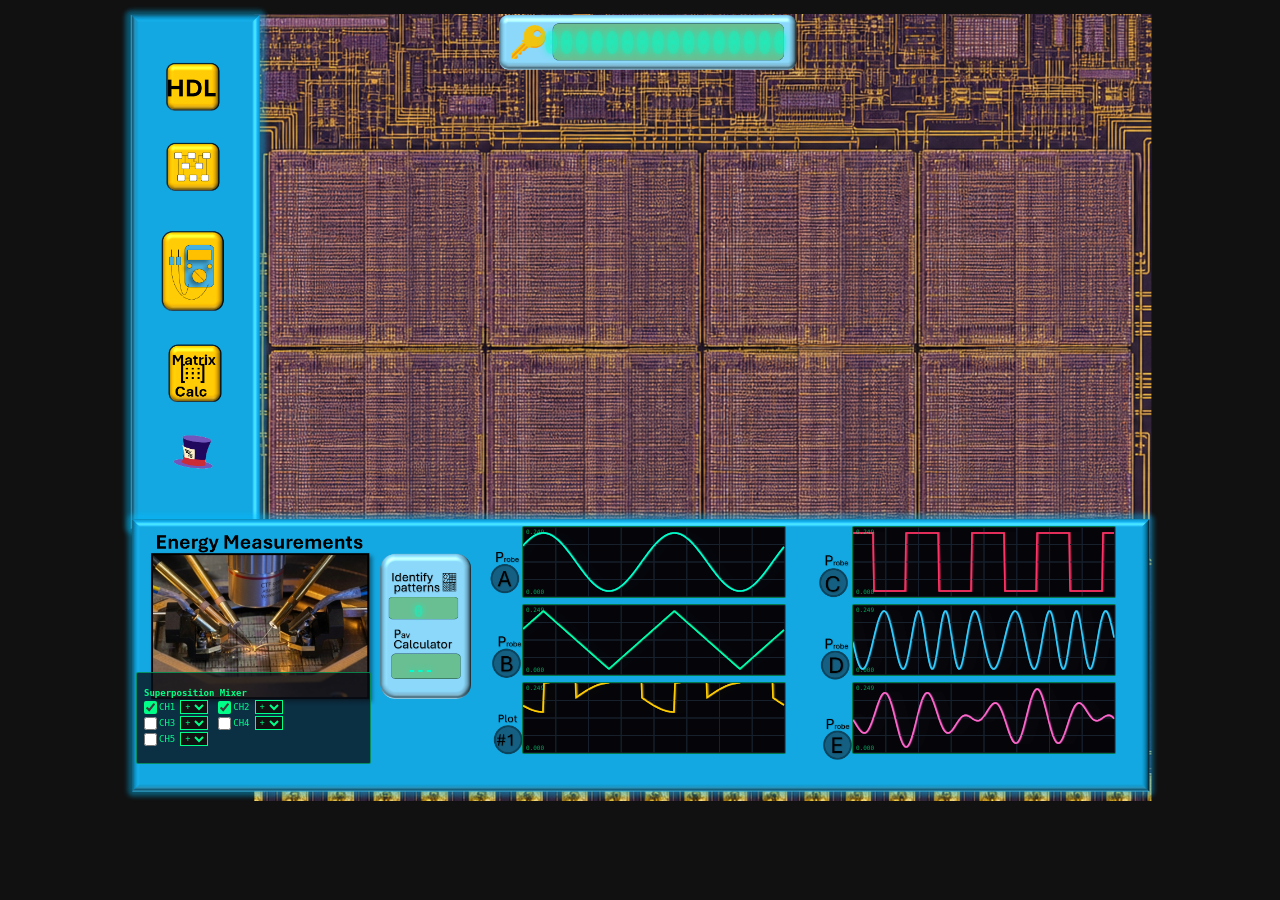
<file: index.html>
<!DOCTYPE html>
<html lang="en">
<head>
  <meta charset="utf-8">
  <title>RTL Signal GUI</title>
  <meta name="viewport" content="width=device-width, initial-scale=1">

  <style>
    * {
      box-sizing: border-box;
    }

    html,
    body {
      margin: 0;
      padding: 0;
      min-width: 100%;
      min-height: 100%;

      color: #fff;
      font-family: monospace;

      overflow: auto;

      background: #111;
    }

    .gui-map {
      position: relative;

      width: 1048px;
      height: 806px;

      margin: 0 auto;

      background-image: url("images/webpage_up.png");
      background-repeat: no-repeat;
      background-position: top left;
      background-size: 1048px 806px;
    }


    /* ============================================================
       LINKS ON THE ORIGINAL GUI
       ============================================================ */

    .link-encrypt {
      position: absolute;
      left: 22px;
      top: 44px;
      width: 68px;
      height: 54px;
      z-index: 30;
      display: block;
    }

    .link-schematic {
      position: absolute;
      left: 22px;
      top: 126px;
      width: 68px;
      height: 54px;
      z-index: 30;
      display: block;
    }

    /* Multimeter button link positioning */
    .link-multimeter {
      position: absolute;
      left: 22px;
      top: 210px;
      width: 68px;
      height: 54px;
      z-index: 30;
      display: block;
      cursor: pointer;
    }

    /* Matrix Calculator button link positioning */
    .link-matrix {
      position: absolute;
      left: 22px;
      top: 350px;
      width: 68px;
      height: 54px;
      z-index: 30;
      display: block;
      cursor: pointer;
    }

    /* Hat icon button link positioning (Bottom-most icon on the left panel) */
    .link-hat {
      position: absolute;
      left: 22px;
      top: 420px;
      width: 68px;
      height: 54px;
      z-index: 30;
      display: block;
      cursor: pointer;
    }

    /* ============================================================
       16-DIGIT DIGITAL INPUT BOX (Top area next to the key)
       ============================================================ */
    .digital-input-wrapper {
      position: absolute;
      left: 418px;
      top: 24px;
      width: 264px;
      height: 38px;
      z-index: 30;
      display: flex;
      align-items: center;
    }

    .digital-input-field {
      width: 100%;
      height: 100%;
      background: transparent;
      border: none;
      outline: none;
      color: #00ffcc;
      font-family: monospace;
      font-size: 22px;
      font-weight: 950;
      letter-spacing: 2px;
      transform: scaleY(1.35);
      line-height: 38px;
      text-align: center;
      text-shadow: 0 0 6px rgba(0, 255, 204, 0.7);
    }

    .digital-input-field::placeholder {
      color: rgba(0, 255, 204, 0.25);
      letter-spacing: 2px;
    }


    /* ============================================================
       PROBE BUTTON OVERLAYS (Probes A through E)
       ============================================================ */
    .link-probe {
      position: absolute;
      width: 32px;
      height: 32px;
      border-radius: 50%;
      z-index: 30;
      display: block;
      cursor: pointer;
    }

    #probeBtnA { left: 366px; top: 526px; }
    #probeBtnB { left: 366px; top: 604px; }
    #probeBtnC { left: 696px; top: 526px; }
    #probeBtnD { left: 696px; top: 604px; }
    #probeBtnE { left: 696px; top: 682px; }


    /* ============================================================
       CUSTOM CURSOR STATES
       ============================================================ */
    body.custom-cursor, 
    body.custom-cursor * {
      cursor: url('images/EMmeasure.png') 4 4, auto !important;
    }

    body.cursor-probe-a, body.cursor-probe-a * { cursor: url('images/EM_measure_A.png') 2 2, auto !important; }
    body.cursor-probe-b, body.cursor-probe-b * { cursor: url('images/EM_measure_B.png') 2 2, auto !important; }
    body.cursor-probe-c, body.cursor-probe-c * { cursor: url('images/EM_measure_C.png') 2 2, auto !important; }
    body.cursor-probe-d, body.cursor-probe-d * { cursor: url('images/EM_measure_D.png') 2 2, auto !important; }
    body.cursor-probe-e, body.cursor-probe-e * { cursor: url('images/EM_measure_E.png') 2 2, auto !important; }


    /* ============================================================
       SIX MOVING OSCILLOSCOPE PLOTS & DIGIT OVERLAY
       ============================================================ */
    .scope-panel {
      position: absolute;
      width: 264px;
      height: 72px;
      background: rgba(5, 7, 10, 0.88);
      border: 1px solid rgba(0, 255, 136, 0.42);
      border-radius: 2px;
      display: flex;
      flex-direction: column;
      overflow: hidden;
      z-index: 10;
    }

    #scope1 { left: 406px; top: 526px; }
    #scope3 { left: 406px; top: 604px; }
    #scope5 { left: 406px; top: 682px; }
    #scope2 { left: 736px; top: 526px; }
    #scope4 { left: 736px; top: 604px; }
    #scope6 { left: 736px; top: 682px; }
    
    /* Left-side vertical axis scale labels */
    .axis-label {
      position: absolute;
      left: 3px;
      font-size: 6px;
      color: rgba(0, 255, 136, 0.65);
      font-family: monospace;
      pointer-events: none;
      z-index: 16;
      line-height: 1;
    }
    .axis-top { top: 2px; }
    .axis-bottom { bottom: 2px; }

    .scope-canvas-container {
      position: relative;
      width: 100%;
      height: 100%;
    }

    .scope-canvas {
      width: 100%;
      height: 100%;
      display: block;
    }

    .plot-region-badge {
      position: absolute;
      right: 8px;
      bottom: 2px;
      font-size: 42px;
      font-weight: 900;
      color: #b15eff;
      text-shadow: 0 0 10px #b15eff, 0 0 20px #000;
      pointer-events: none;
      z-index: 15;
      display: none;
    }


    /* ============================================================
       LOWERED CHIP MODULE REGION OVERLAYS
       ============================================================ */
    .purple-region {
      position: absolute;
      z-index: 28;
      cursor: pointer;
    }

    /* Bottom Row (Regions 1 - 4) */
    #region1 { left: 148px; top: 346px; width: 210px; height: 205px; }
    #region2 { left: 362px; top: 346px; width: 210px; height: 205px; }
    #region3 { left: 576px; top: 346px; width: 210px; height: 205px; }
    #region4 { left: 790px; top: 346px; width: 210px; height: 205px; }

    /* Top Row (Regions 5 - 8) */
    #region5 { left: 148px; top: 138px; width: 210px; height: 205px; }
    #region6 { left: 362px; top: 138px; width: 210px; height: 205px; }
    #region7 { left: 576px; top: 138px; width: 210px; height: 205px; }
    #region8 { left: 790px; top: 138px; width: 210px; height: 205px; }

    /* Top Header Area (Region 9) */
    #region9 { left: 148px; top: 74px; width: 852px; height: 60px; }


    /* ============================================================
       SUPERPOSITION MIXER
       ============================================================ */
    .calc-panel {
      position: absolute;
      left: 20px;
      top: 672px;
      width: 235px;
      height: 92px;
      z-index: 11;
      display: flex;
      flex-direction: column;
      justify-content: center;
      padding: 4px 7px;
      background: rgba(9, 13, 22, 0.78);
      border: 1px solid rgba(0, 255, 136, 0.45);
      border-radius: 2px;
      color: #00ff88;
      font-size: 9px;
    }

    .calc-title {
      margin-bottom: 2px;
      font-weight: bold;
    }

    .mix-row {
      display: flex;
      gap: 10px;
      align-items: center;
      margin-bottom: 2px;
    }

    .mix-controls {
      display: flex;
      gap: 5px;
      align-items: center;
      flex-wrap: wrap;
    }

    .mix-controls label {
      display: inline-flex;
      align-items: center;
      gap: 2px;
      cursor: pointer;
      user-select: none;
    }

    .mix-controls input {
      margin: 0;
      accent-color: #00ff88;
    }


    /* ============================================================
       EM LEAKAGE SIGNALS (CHIP AREA) - BLACK WAVES BOTTOM TO TOP
       ============================================================ */
    .em-signal-spot {
      position: absolute;
      width: 40px;
      height: 35px;
      z-index: 25;
      display: flex;
      align-items: center;
      justify-content: center;
      opacity: 0;
      pointer-events: none;
    }

    body.em-leakage-active .em-signal-spot {
      opacity: 1;
    }

    .em-arc {
      position: absolute;
      border: 3px solid #000000;
      border-top: 3px solid #000000;
      border-bottom: none;
      border-left: none;
      border-right: none;
      border-radius: 50% 50% 0 0;
      opacity: 0;
    }

    /* Bottom-to-top progressive wave sequence */
    .em-arc-1 { 
      width: 14px; 
      height: 7px; 
      bottom: 2px; 
      animation: blackWaveSeq 2.8s infinite ease-in-out; 
    }
    .em-arc-2 { 
      width: 26px; 
      height: 13px; 
      bottom: 7px; 
      animation: blackWaveSeq 2.8s infinite ease-in-out; 
      animation-delay: 0.35s; 
    }
    .em-arc-3 { 
      width: 38px; 
      height: 19px; 
      bottom: 12px; 
      animation: blackWaveSeq 2.8s infinite ease-in-out; 
      animation-delay: 0.70s; 
    }

    @keyframes blackWaveSeq {
      0% { opacity: 0; transform: scale(0.5); }
      25% { opacity: 1; transform: scale(1); }
      65% { opacity: 1; transform: scale(1); }
      85% { opacity: 0; transform: scale(1.15); }
      100% { opacity: 0; transform: scale(0.5); }
    }

    .hidden {
      display: none;
    }


    /* ============================================================
       IDENTIFY PATTERNS INPUT & PAV CALCULATOR DISPLAY OVERLAYS
       ============================================================ */
    .identify-input-wrapper {
      position: absolute;
      left: 268px;
      top: 601px;
      width: 69px;
      height: 21px;
      z-index: 30;
      display: flex;
      align-items: center;
      justify-content: center;
    }

    .pattern-input-field {
      width: 100%;
      height: 100%;
      background: transparent;
      border: none;
      outline: none;
      color: #00ffcc;
      font-family: monospace;
      font-size: 16px;
      font-weight: 900;
      text-align: center;
      text-shadow: 0 0 6px rgba(0, 255, 204, 0.7);
    }

    .pattern-input-field::placeholder {
      color: rgba(0, 255, 204, 0.3);
    }

    .pav-output-wrapper {
      position: absolute;
      left: 270px;
      top: 658px;
      width: 69px;
      height: 25px;
      z-index: 30;
      display: flex;
      align-items: center;
      justify-content: center;
    }

    .pav-output-field {
      width: 100%;
      height: 100%;
      color: #00ffcc;
      font-family: monospace;
      font-size: 14px;
      font-weight: 900;
      line-height: 25px;
      text-align: center;
      text-shadow: 0 0 6px rgba(0, 255, 204, 0.7);
      user-select: none;
    }
  </style>
</head>

<body>

  <main class="gui-map">

    <!-- LINKS -->
    <a
      class="link-encrypt"
      href="encrypt.html"
      aria-label="View Verilog / RTL code"
      title="View Verilog / RTL code">
    </a>

    <a
      class="link-schematic"
      href="schematic_block_diagram.html"
      aria-label="View schematic block diagram"
      title="View schematic block diagram">
    </a>

    <!-- Multimeter button -->
    <a
      class="link-multimeter"
      id="multimeterBtn"
      aria-label="Activate multimeter probe cursor"
      title="Activate multimeter probe cursor">
    </a>

    <!-- Matrix Calculator button link -->
    <a
      class="link-matrix"
      href="https://matrixcalc.org/#%7B%7B1,0,0,0,0,0,0,0,0%7D,%7B0,1,0,0,0,0,0,0,0%7D,%7B0,0,1,0,0,0,0,0,0%7D,%7B0,0,0,1,0,0,0,0,0%7D,%7B0,0,0,0,1,0,0,0,0%7D,%7B0,0,0,0,1,1,0,0,0%7D,%7B0,0,0,0,0,0,1,0,0%7D,%7B0,0,0,0,0,0,0,1,0%7D,%7B0,0,0,0,0,0,0,0,1%7D%7D*%7B%7B2%7D,%7B3%7D,%7B4%7D,%7B5%7D,%7B6%7D,%7B7%7D,%7B8%7D,%7B1%7D,%7B1%7D%7D"
      target="_blank"
      onclick="window.open('images/matrix_hint_calc.png', '_blank');"
      aria-label="View Matrix Calculator and Hint"
      title="View Matrix Calculator and Hint">
    </a>

    <!-- Hat Icon Link (Bottom-most icon on left panel) -->
    <a
      class="link-hat"
      href="images/webpage_king.png"
      target="_blank"
      rel="noopener"
      aria-label="View King Webpage"
      title="View King Webpage">
    </a>

    <!-- 16-DIGIT DIGITAL INPUT FIELD -->
    <div class="digital-input-wrapper">
      <input 
        type="text" 
        id="digitalInputKey" 
        class="digital-input-field" 
        maxlength="16" 
        placeholder="0000000000000000" 
        autocomplete="off" 
        spellcheck="false"
      />
    </div>

    <!-- PROBE BUTTON OVERLAYS -->
    <a class="link-probe" id="probeBtnA" aria-label="Probe A" title="Activate Probe A cursor"></a>
    <a class="link-probe" id="probeBtnB" aria-label="Probe B" title="Activate Probe B cursor"></a>
    <a class="link-probe" id="probeBtnC" aria-label="Probe C" title="Activate Probe C cursor"></a>
    <a class="link-probe" id="probeBtnD" aria-label="Probe D" title="Activate Probe D cursor"></a>
    <a class="link-probe" id="probeBtnE" aria-label="Probe E" title="Activate Probe E cursor"></a>

    <!-- 9 PURPLE-MARKED MEASUREMENT REGIONS -->
    <div class="purple-region" id="region1" data-region="1" title="Region 1"></div>
    <div class="purple-region" id="region2" data-region="2" title="Region 2"></div>
    <div class="purple-region" id="region3" data-region="3" title="Region 3"></div>
    <div class="purple-region" id="region4" data-region="4" title="Region 4"></div>
    <div class="purple-region" id="region5" data-region="5" title="Region 5"></div>
    <div class="purple-region" id="region6" data-region="6" title="Region 6"></div>
    <div class="purple-region" id="region7" data-region="7" title="Region 7"></div>
    <div class="purple-region" id="region8" data-region="8" title="Region 8"></div>
    <div class="purple-region" id="region9" data-region="9" title="Region 9"></div>

    <!-- EM LEAKAGE SIGNAL LOCATIONS -->
    <div class="em-signal-spot" style="left: 320px; top: 120px;">
      <div class="em-arc em-arc-1"></div><div class="em-arc em-arc-2"></div><div class="em-arc em-arc-3"></div>
    </div>
    <div class="em-signal-spot" style="left: 510px; top: 100px;">
      <div class="em-arc em-arc-1"></div><div class="em-arc em-arc-2"></div><div class="em-arc em-arc-3"></div>
    </div>
    <div class="em-signal-spot" style="left: 740px; top: 130px;">
      <div class="em-arc em-arc-1"></div><div class="em-arc em-arc-2"></div><div class="em-arc em-arc-3"></div>
    </div>
    <div class="em-signal-spot" style="left: 240px; top: 260px;">
      <div class="em-arc em-arc-1"></div><div class="em-arc em-arc-2"></div><div class="em-arc em-arc-3"></div>
    </div>
    <div class="em-signal-spot" style="left: 480px; top: 250px;">
      <div class="em-arc em-arc-1"></div><div class="em-arc em-arc-2"></div><div class="em-arc em-arc-3"></div>
    </div>
    <div class="em-signal-spot" style="left: 820px; top: 270px;">
      <div class="em-arc em-arc-1"></div><div class="em-arc em-arc-2"></div><div class="em-arc em-arc-3"></div>
    </div>
    <div class="em-signal-spot" style="left: 360px; top: 380px;">
      <div class="em-arc em-arc-1"></div><div class="em-arc em-arc-2"></div><div class="em-arc em-arc-3"></div>
    </div>
    <div class="em-signal-spot" style="left: 680px; top: 370px;">
      <div class="em-arc em-arc-1"></div><div class="em-arc em-arc-2"></div><div class="em-arc em-arc-3"></div>
    </div>

    <!-- SIX ANIMATED PLOTS WITH LEFT-SIDE 0 to 0.249 AXIS LABELS -->
    <section class="scope-panel" id="scope1">
      <div class="axis-label axis-top">0.249</div>
      <div class="axis-label axis-bottom">0.000</div>
      <div class="scope-canvas-container">
        <canvas class="scope-canvas" id="canvas1"></canvas>
        <span class="plot-region-badge" id="badge1"></span>
      </div>
    </section>
    <section class="scope-panel" id="scope2">
      <div class="axis-label axis-top">0.249</div>
      <div class="axis-label axis-bottom">0.000</div>
      <div class="scope-canvas-container">
        <canvas class="scope-canvas" id="canvas2"></canvas>
        <span class="plot-region-badge" id="badge2"></span>
      </div>
    </section>
    <section class="scope-panel" id="scope3">
      <div class="axis-label axis-top">0.249</div>
      <div class="axis-label axis-bottom">0.000</div>
      <div class="scope-canvas-container">
        <canvas class="scope-canvas" id="canvas3"></canvas>
        <span class="plot-region-badge" id="badge3"></span>
      </div>
    </section>
    <section class="scope-panel" id="scope4">
      <div class="axis-label axis-top">0.249</div>
      <div class="axis-label axis-bottom">0.000</div>
      <div class="scope-canvas-container">
        <canvas class="scope-canvas" id="canvas4"></canvas>
        <span class="plot-region-badge" id="badge4"></span>
      </div>
    </section>
    <section class="scope-panel" id="scope5">
      <div class="axis-label axis-top">0.249</div>
      <div class="axis-label axis-bottom">0.000</div>
      <div class="scope-canvas-container">
        <canvas class="scope-canvas" id="canvas5"></canvas>
        <span class="plot-region-badge" id="badge5"></span>
      </div>
    </section>
    <section class="scope-panel" id="scope6">
      <div class="axis-label axis-top">0.249</div>
      <div class="axis-label axis-bottom">0.000</div>
      <div class="scope-canvas-container">
        <canvas class="scope-canvas" id="canvas6"></canvas>
        <span class="plot-region-badge" id="badge6"></span>
      </div>
    </section>

    <!-- MIXER -->
    <section class="calc-panel">
      <div class="calc-title">Superposition Mixer</div>
      <div class="mix-row">
        <div class="mix-controls">
          <label><input type="checkbox" id="mix1" checked> CH1</label>
          <select id="op1" style="background:#111; color:#00ff88; border:1px solid #00ff88; font-size:9px;">
            <option value="add">+</option><option value="sub">-</option>
          </select>
        </div>
        <div class="mix-controls">
          <label><input type="checkbox" id="mix2" checked> CH2</label>
          <select id="op2" style="background:#111; color:#00ff88; border:1px solid #00ff88; font-size:9px;">
            <option value="add">+</option><option value="sub">-</option>
          </select>
        </div>
      </div>
      <div class="mix-row">
        <div class="mix-controls">
          <label><input type="checkbox" id="mix3"> CH3</label>
          <select id="op3" style="background:#111; color:#00ff88; border:1px solid #00ff88; font-size:9px;">
            <option value="add">+</option><option value="sub">-</option>
          </select>
        </div>
        <div class="mix-controls">
          <label><input type="checkbox" id="mix4"> CH4</label>
          <select id="op4" style="background:#111; color:#00ff88; border:1px solid #00ff88; font-size:9px;">
            <option value="add">+</option><option value="sub">-</option>
          </select>
        </div>
      </div>
      <div class="mix-row">
        <div class="mix-controls">
          <label><input type="checkbox" id="mix5"> CH5</label>
          <select id="op5" style="background:#111; color:#00ff88; border:1px solid #00ff88; font-size:9px;">
            <option value="add">+</option><option value="sub">-</option>
          </select>
        </div>
      </div>
    </section>

    <!-- IDENTIFY PATTERNS INPUT BOX OVERLAY -->
    <div class="identify-input-wrapper">
      <input 
        type="text" 
        id="patternInput" 
        class="pattern-input-field" 
        maxlength="1" 
        placeholder="0" 
        autocomplete="off" 
        spellcheck="false"
      />
    </div>

    <!-- PAV CALCULATOR DISPLAY OVERLAY -->
    <div class="pav-output-wrapper">
      <div id="pavOutputDisplay" class="pav-output-field">---</div>
    </div>

    <div id="loading" class="hidden"></div>
    <div id="wave-grid" class="hidden"></div>

  </main>


  <!-- ============================================================
       SCRIPTS SECTION
       ============================================================ -->

  <!-- 2-MINUTE TIMER FOR EM LEAKAGE ACTIVATION -->
  <script>
    setTimeout(() => {
      document.body.classList.add('em-leakage-active');
    }, 120000); // 120,000 ms = 2 minutes
  </script>

  <!-- MULTIMETER & PROBE MEASUREMENT SELECTION SCRIPT -->
  <script>
    let isMultimeterActive = false;
    let selectedProbe = null; // 'A', 'B', 'C', 'D', 'E'

    const probeToChannelMap = {
      'A': 0,
      'B': 2,
      'C': 1,
      'D': 3,
      'E': 5
    };

    const channelAssignedRegion = {
      0: null,
      1: null,
      2: null,
      3: null,
      4: null,
      5: null
    };

    const multimeterBtn = document.getElementById("multimeterBtn");
    const probeBtns = {
      'A': document.getElementById("probeBtnA"),
      'B': document.getElementById("probeBtnB"),
      'C': document.getElementById("probeBtnC"),
      'D': document.getElementById("probeBtnD"),
      'E': document.getElementById("probeBtnE")
    };

    const probeToBadgeMap = {
      'A': document.getElementById("badge1"),
      'B': document.getElementById("badge3"),
      'C': document.getElementById("badge2"),
      'D': document.getElementById("badge4"),
      'E': document.getElementById("badge6")
    };

    function updateCursorState() {
      document.body.classList.remove(
        "custom-cursor",
        "cursor-probe-a",
        "cursor-probe-b",
        "cursor-probe-c",
        "cursor-probe-d",
        "cursor-probe-e"
      );

      if (isMultimeterActive) {
        if (selectedProbe) {
          document.body.classList.add(`cursor-probe-${selectedProbe.toLowerCase()}`);
        } else {
          document.body.classList.add("custom-cursor");
        }
      }
    }

    multimeterBtn.addEventListener("click", (e) => {
      e.preventDefault();
      isMultimeterActive = !isMultimeterActive;
      if (!isMultimeterActive) selectedProbe = null;
      updateCursorState();
    });

    Object.keys(probeBtns).forEach(probeKey => {
      probeBtns[probeKey].addEventListener("click", (e) => {
        e.preventDefault();
        isMultimeterActive = true;
        selectedProbe = probeKey;
        updateCursorState();
      });
    });

    document.querySelectorAll(".purple-region").forEach(region => {
      region.addEventListener("click", () => {
        if (isMultimeterActive) {
          const regionNum = parseInt(region.getAttribute("data-region"), 10);
          const probeKey = selectedProbe || 'A';
          const targetBadge = probeToBadgeMap[probeKey];
          
          if (targetBadge) {
            targetBadge.textContent = regionNum;
            targetBadge.style.display = "block";
          }

          const chIdx = probeToChannelMap[probeKey];
          channelAssignedRegion[chIdx] = regionNum;
          loadCsvForRegion(regionNum);
        }
      });
    });
  </script>

  <!-- CSV DATA CACHE & SYNCHRONIZED STREAMING ENGINE -->
  <script>
    const regionCsvData = {};

    function loadCsvForRegion(regionNum) {
      if (regionCsvData[regionNum]) return;

      regionCsvData[regionNum] = new Float32Array(800000);
      const filePath = `traces/B_1/B_${regionNum}.csv`;

      fetch(filePath)
        .then(response => {
          if (!response.ok) throw new Error(`HTTP error! status: ${response.status}`);
          return response.text();
        })
        .then(csvText => {
          const lines = csvText.trim().split('\n');
          let count = 0;
          for (let i = 0; i < lines.length && count < 800000; i++) {
            const line = lines[i].trim();
            if (!line) continue;
            const parts = line.split(',');
            const valStr = parts.length >= 2 ? parts[1].trim() : parts[0].trim();
            const val = parseFloat(valStr);
            if (!isNaN(val)) {
              regionCsvData[regionNum][count++] = val;
            }
          }
        })
        .catch(err => {
          console.warn(`Could not load ${filePath}, falling back to generator.`, err);
        });
    }
  </script>

  <!-- OSCILLOSCOPE ANIMATION WITH GLOBAL CLOCK SYNCHRONIZATION -->
  <script>
    const canvasElements = [
      document.getElementById("canvas1"),
      document.getElementById("canvas2"),
      document.getElementById("canvas3"),
      document.getElementById("canvas4"),
      document.getElementById("canvas5"),
      document.getElementById("canvas6")
    ];

    const ctxs = canvasElements.map(canvas => canvas.getContext("2d"));
    let time = 0;
    // Single unified global clock index for all CSV traces (synchronized clock)
    let globalCsvIndex = 0;

    function resizeCanvas(canvas) {
      const rect = canvas.getBoundingClientRect();
      const dpr = Math.min(window.devicePixelRatio || 1, 2);
      const width = Math.max(1, Math.round(rect.width));
      const height = Math.max(1, Math.round(rect.height));
      const targetWidth = Math.round(width * dpr);
      const targetHeight = Math.round(height * dpr);

      if (canvas.width !== targetWidth || canvas.height !== targetHeight) {
        canvas.width = targetWidth;
        canvas.height = targetHeight;
      }

      const ctx = canvas.getContext("2d");
      ctx.setTransform(dpr, 0, 0, dpr, 0, 0);
      return { width, height };
    }

    function drawGrid(ctx, width, height) {
      ctx.strokeStyle = "#17212d";
      ctx.lineWidth = 1;
      const stepX = width / 8;
      const stepY = height / 4;

      ctx.beginPath();
      for (let x = 0; x <= width; x += stepX) {
        ctx.moveTo(x, 0); ctx.lineTo(x, height);
      }
      for (let y = 0; y <= height; y += stepY) {
        ctx.moveTo(0, y); ctx.lineTo(width, y);
      }
      ctx.stroke();
    }

    function getSampleValue(index, x, width, height, t) {
      const assignedReg = channelAssignedRegion[index];
      let val = 0;

      if (assignedReg !== null && regionCsvData[assignedReg]) {
        const dataArr = regionCsvData[assignedReg];
        // Lock all active CSV plots to the exact same global clock index (interpolated across width)
        let ptr = Math.floor(globalCsvIndex + (x / width) * 800) % 800000;
        val = dataArr[ptr];
      } else {
        if (index === 0) {
          val = 0.1245 + 0.1245 * Math.sin(t);
        } else if (index === 1) {
          val = 0.1245 + 0.1245 * (Math.sin(t * 2) > 0 ? 1 : -1);
        } else if (index === 2) {
          val = 0.249 * (Math.asin(Math.sin(t)) * (2 / Math.PI) * 0.5 + 0.5);
        } else if (index === 3) {
          val = 0.1245 + 0.1245 * Math.sin(t * 4 + Math.cos(t));
        } else if (index === 5) {
          val = 0.1245 + 0.1245 * Math.sin(t * 0.5) * Math.cos(t * 3);
        }
      }

      let clamped = Math.max(0, Math.min(0.249, val));
      let norm = clamped / 0.249;
      return height - (norm * (height - 12)) - 6;
    }

    function animate() {
      time += 0.015;
      // Advance the single synchronized clock for all channels simultaneously
      globalCsvIndex = (globalCsvIndex + 40) % 800000;

      ctxs.forEach((ctx, index) => {
        const canvas = ctx.canvas;
        const { width, height } = resizeCanvas(canvas);

        ctx.fillStyle = "rgba(5, 7, 10, 0.40)";
        ctx.fillRect(0, 0, width, height);
        drawGrid(ctx, width, height);

        ctx.lineWidth = 1.6;
        ctx.beginPath();

        for (let x = 0; x < width; x++) {
          const t = (x / width) * 4 * Math.PI + time;
          let drawY = 0;

          if (index === 4) {
            let mixSum = 0;
            for (let m = 1; m <= 5; m++) {
              if (document.getElementById(`mix${m}`).checked) {
                let op = document.getElementById(`op${m}`).value;
                let subIdx = m - 1;
                let subVal = getSampleValue(subIdx, x, width, height, t);
                mixSum += (op === 'sub' ? -1 : 1) * (subVal * 0.5);
              }
            }
            drawY = height / 2 - mixSum;
            ctx.strokeStyle = "#ffcc00";
          } else {
            drawY = getSampleValue(index, x, width, height, t);
            if (index === 0) ctx.strokeStyle = "#00ffcc";
            else if (index === 1) ctx.strokeStyle = "#ff3366";
            else if (index === 2) ctx.strokeStyle = "#00ffaa";
            else if (index === 3) ctx.strokeStyle = "#33ccff";
            else if (index === 5) ctx.strokeStyle = "#ff66cc";
          }

          if (x === 0) ctx.moveTo(x, drawY);
          else ctx.lineTo(x, drawY);
        }
        ctx.stroke();
      });
      requestAnimationFrame(animate);
    }
    requestAnimationFrame(animate);
  </script>

  <!-- B_VECTOR CSV PARSER & CALCULATOR SCRIPT -->
  <script>
    let bVectorMap = new Map();

    fetch('traces/B_1/B_vector.csv')
      .then(response => {
        if (!response.ok) {
          throw new Error('Network response was not ok');
        }
        return response.text();
      })
      .then(csvText => {
        const lines = csvText.trim().split('\n');
        for (let i = 1; i < lines.length; i++) {
          const cols = lines[i].split(',');
          if (cols.length >= 2) {
            const csvIndex = parseInt(cols[0].trim(), 10);
            const bVal = parseFloat(cols[1].trim());
            if (!isNaN(csvIndex) && !isNaN(bVal)) {
              bVectorMap.set(csvIndex, bVal);
            }
          }
        }
      })
      .catch(error => {
        console.error('Error loading B_vector.csv from traces/B_1/:', error);
      });

    const patternInput = document.getElementById('patternInput');
    const pavOutputDisplay = document.getElementById('pavOutputDisplay');

    patternInput.addEventListener('input', (e) => {
      let val = e.target.value.replace(/[^0-9]/g, '');
      e.target.value = val;

      if (val !== '') {
        const searchedIndex = parseInt(val, 10);
        if (bVectorMap.has(searchedIndex)) {
          pavOutputDisplay.textContent = bVectorMap.get(searchedIndex).toFixed(4);
        } else {
          pavOutputDisplay.textContent = 'N/A';
        }
      } else {
        pavOutputDisplay.textContent = '---';
      }
    });
  </script>

</body>
</html>
</file>
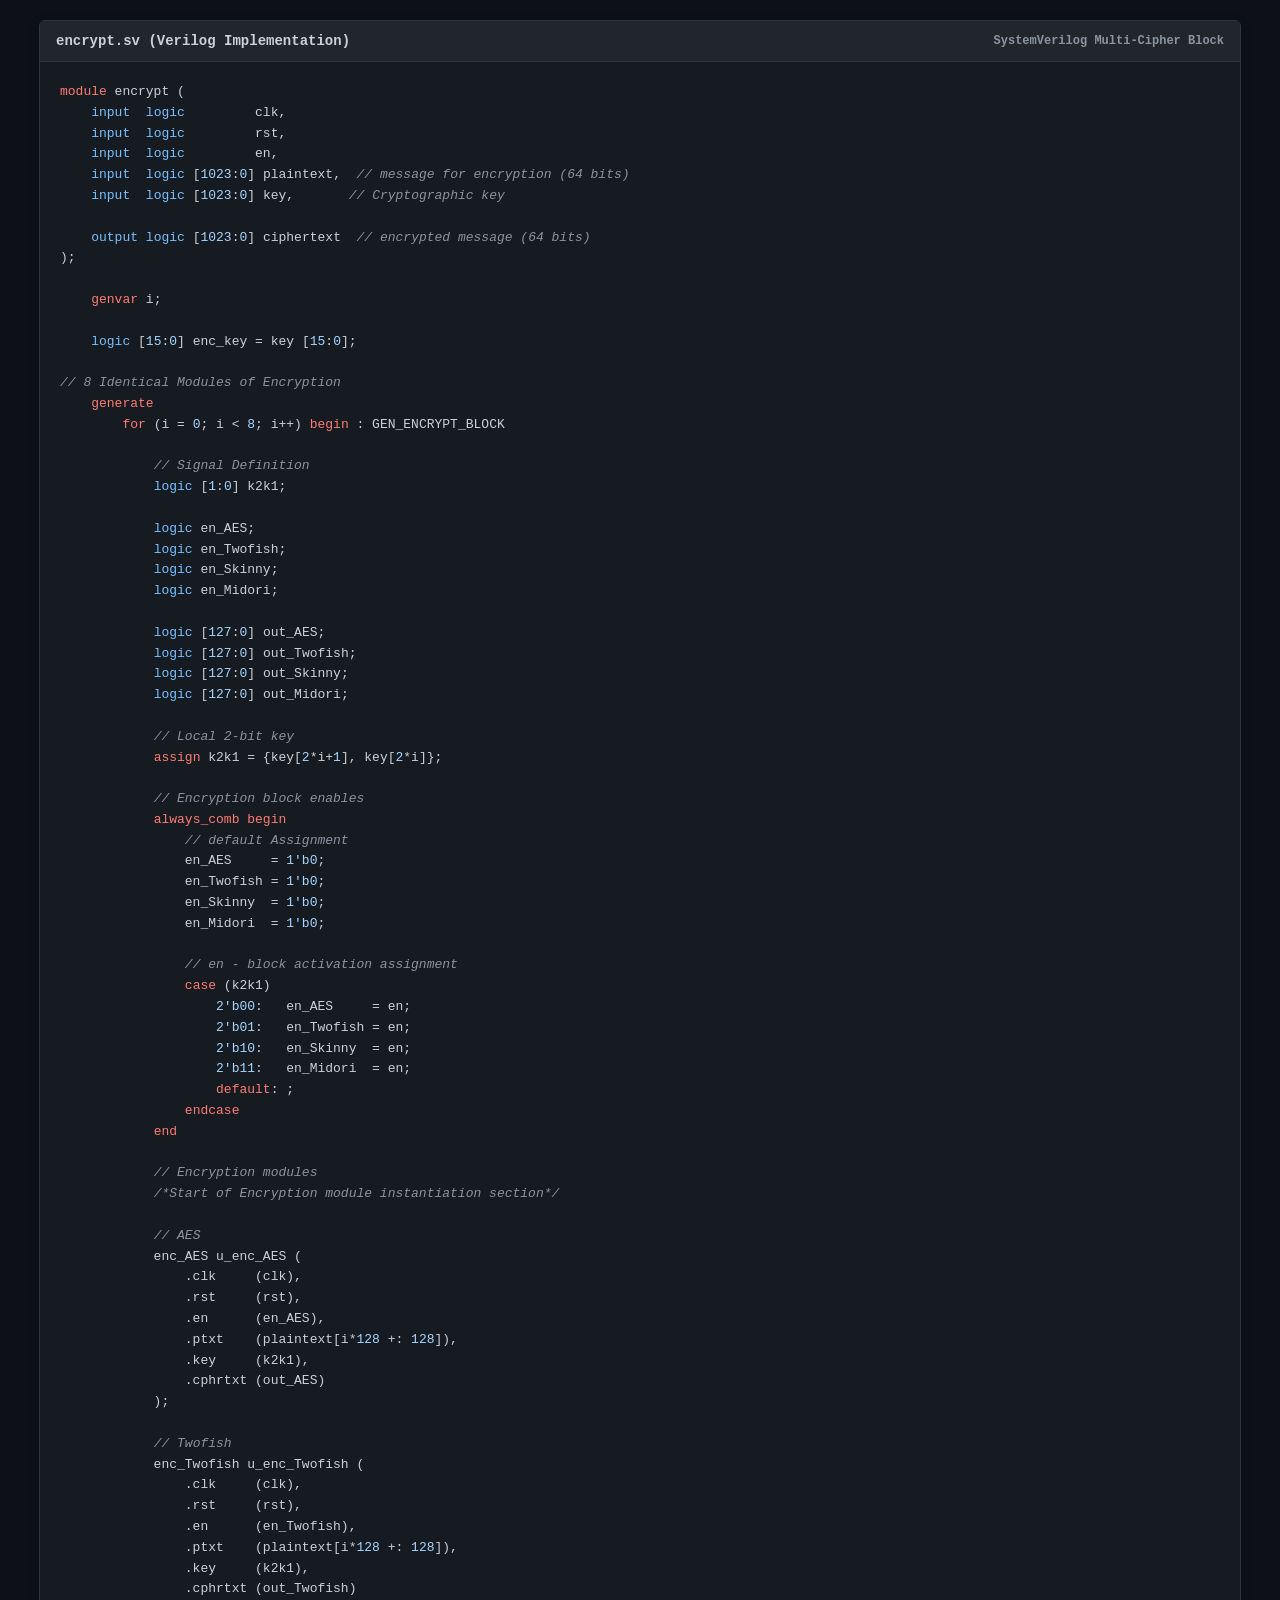
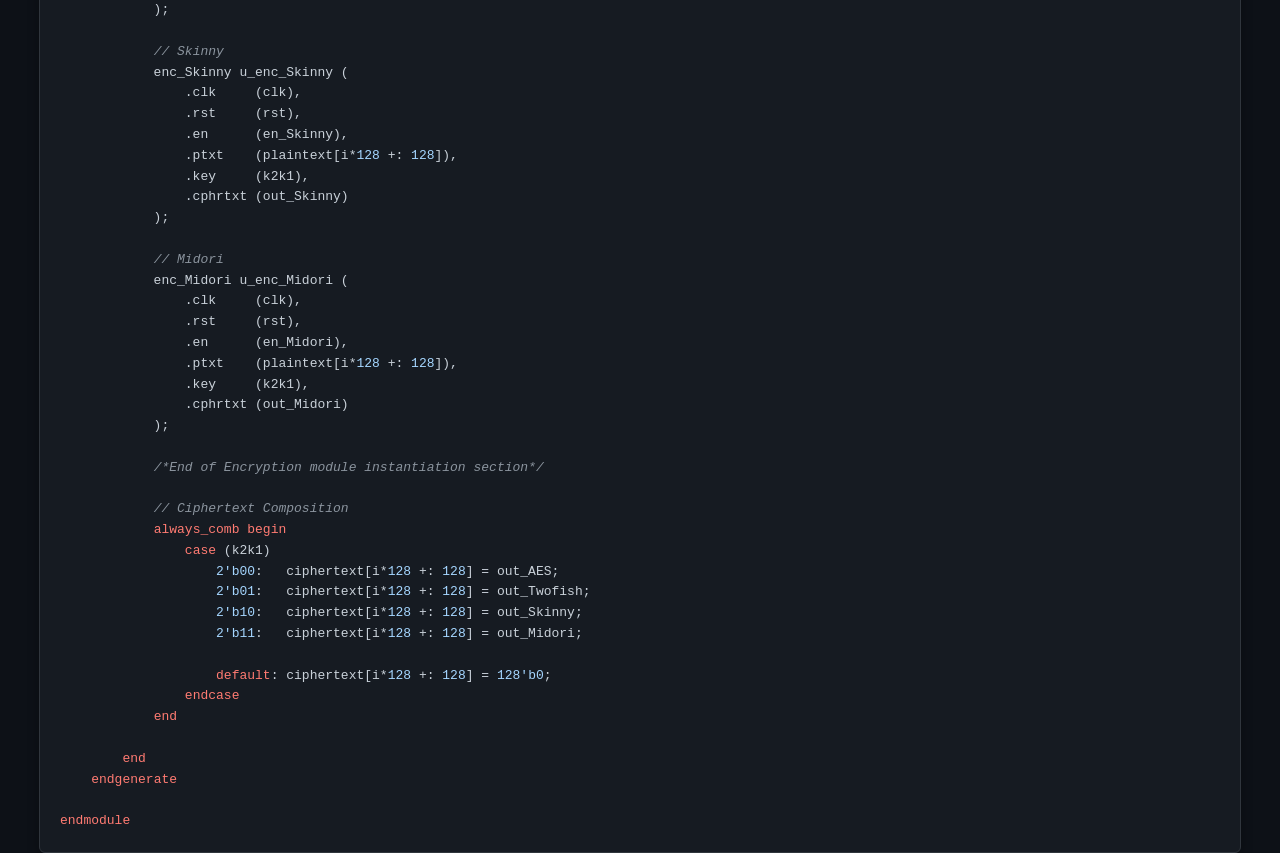
<file: encrypt.html>
<!DOCTYPE html>
<html lang="en">
  <head>
    <meta charset="utf-8">
    <title>Encrypt Verilog Module</title>
    <meta name="viewport" content="width=device-width, initial-scale=1" />
    <style>
      html, body {
        margin: 0;
        padding: 0;
        width: 100%;
        height: 100%;
        background-color: #0d1117;
        color: #c9d1d9;
        font-family: 'Fira Code', Consolas, Monaco, monospace;
      }
      .container {
        max-width: 1200px;
        margin: 20px auto;
        background: #161b22;
        border: 1px solid #30363d;
        border-radius: 6px;
        overflow: hidden;
        box-shadow: 0 4px 12px rgba(0,0,0,0.3);
      }
      .header {
        background: #21262d;
        padding: 12px 16px;
        border-bottom: 1px solid #30363d;
        font-weight: bold;
        display: flex;
        justify-content: space-between;
        align-items: center;
        font-size: 14px;
      }
      pre {
        margin: 0;
        padding: 20px;
        overflow-x: auto;
        font-size: 13px;
        line-height: 1.6;
      }
      code {
        font-family: inherit;
      }
      .keyword { color: #ff7b72; }
      .type { color: #79c0ff; }
      .number { color: #a5d6ff; }
      .comment { color: #8b949e; font-style: italic; }
    </style>
  </head>
  <body>
    <div class="container">
      <div class="header">
        <span>encrypt.sv (Verilog Implementation)</span>
        <span style="color: #8b949e; font-size: 12px;">SystemVerilog Multi-Cipher Block</span>
      </div>
      <pre><code><span class="keyword">module</span> encrypt (
    <span class="type">input</span>  <span class="type">logic</span>         clk,
    <span class="type">input</span>  <span class="type">logic</span>         rst,
    <span class="type">input</span>  <span class="type">logic</span>         en,
    <span class="type">input</span>  <span class="type">logic</span> [<span class="number">1023</span>:<span class="number">0</span>] plaintext,  <span class="comment">// message for encryption (64 bits)</span>
    <span class="type">input</span>  <span class="type">logic</span> [<span class="number">1023</span>:<span class="number">0</span>] key,       <span class="comment">// Cryptographic key</span>
 
    <span class="type">output</span> <span class="type">logic</span> [<span class="number">1023</span>:<span class="number">0</span>] ciphertext  <span class="comment">// encrypted message (64 bits)</span>
);
 
    <span class="keyword">genvar</span> i;
 
    <span class="type">logic</span> [<span class="number">15</span>:<span class="number">0</span>] enc_key = key [<span class="number">15</span>:<span class="number">0</span>];
 
<span class="comment">// 8 Identical Modules of Encryption</span>
    <span class="keyword">generate</span>
        <span class="keyword">for</span> (i = <span class="number">0</span>; i &lt; <span class="number">8</span>; i++) <span class="keyword">begin</span> : GEN_ENCRYPT_BLOCK
 
            <span class="comment">// Signal Definition</span>
            <span class="type">logic</span> [<span class="number">1</span>:<span class="number">0</span>] k2k1;
 
            <span class="type">logic</span> en_AES;
            <span class="type">logic</span> en_Twofish;
            <span class="type">logic</span> en_Skinny;
            <span class="type">logic</span> en_Midori;
 
            <span class="type">logic</span> [<span class="number">127</span>:<span class="number">0</span>] out_AES;
            <span class="type">logic</span> [<span class="number">127</span>:<span class="number">0</span>] out_Twofish;
            <span class="type">logic</span> [<span class="number">127</span>:<span class="number">0</span>] out_Skinny;
            <span class="type">logic</span> [<span class="number">127</span>:<span class="number">0</span>] out_Midori;
 
            <span class="comment">// Local 2-bit key</span>
            <span class="keyword">assign</span> k2k1 = {key[<span class="number">2</span>*i+<span class="number">1</span>], key[<span class="number">2</span>*i]};
 
            <span class="comment">// Encryption block enables</span>
            <span class="keyword">always_comb</span> <span class="keyword">begin</span>
                <span class="comment">// default Assignment</span>
                en_AES     = <span class="number">1'b0</span>;
                en_Twofish = <span class="number">1'b0</span>;
                en_Skinny  = <span class="number">1'b0</span>;
                en_Midori  = <span class="number">1'b0</span>;
                
                <span class="comment">// en - block activation assignment</span>
                <span class="keyword">case</span> (k2k1)
                    <span class="number">2'b00</span>:   en_AES     = en;
                    <span class="number">2'b01</span>:   en_Twofish = en;
                    <span class="number">2'b10</span>:   en_Skinny  = en;
                    <span class="number">2'b11</span>:   en_Midori  = en;
                    <span class="keyword">default</span>: ;
                <span class="keyword">endcase</span>
            <span class="keyword">end</span>
 
            <span class="comment">// Encryption modules</span>
            <span class="comment">/*Start of Encryption module instantiation section*/</span>
 
            <span class="comment">// AES</span>
            enc_AES u_enc_AES (
                .clk     (clk),
                .rst     (rst),
                .en      (en_AES),
                .ptxt    (plaintext[i*<span class="number">128</span> +: <span class="number">128</span>]),
                .key     (k2k1),
                .cphrtxt (out_AES)
            );
            
            <span class="comment">// Twofish</span>
            enc_Twofish u_enc_Twofish (
                .clk     (clk),
                .rst     (rst),
                .en      (en_Twofish),
                .ptxt    (plaintext[i*<span class="number">128</span> +: <span class="number">128</span>]),
                .key     (k2k1),
                .cphrtxt (out_Twofish)
            );
 
            <span class="comment">// Skinny</span>
            enc_Skinny u_enc_Skinny (
                .clk     (clk),
                .rst     (rst),
                .en      (en_Skinny),
                .ptxt    (plaintext[i*<span class="number">128</span> +: <span class="number">128</span>]),
                .key     (k2k1),
                .cphrtxt (out_Skinny)
            );
 
            <span class="comment">// Midori</span>
            enc_Midori u_enc_Midori (
                .clk     (clk),
                .rst     (rst),
                .en      (en_Midori),
                .ptxt    (plaintext[i*<span class="number">128</span> +: <span class="number">128</span>]),
                .key     (k2k1),
                .cphrtxt (out_Midori)
            );
 
            <span class="comment">/*End of Encryption module instantiation section*/</span>
 
            <span class="comment">// Ciphertext Composition</span>
            <span class="keyword">always_comb</span> <span class="keyword">begin</span>
                <span class="keyword">case</span> (k2k1)
                    <span class="number">2'b00</span>:   ciphertext[i*<span class="number">128</span> +: <span class="number">128</span>] = out_AES;
                    <span class="number">2'b01</span>:   ciphertext[i*<span class="number">128</span> +: <span class="number">128</span>] = out_Twofish;
                    <span class="number">2'b10</span>:   ciphertext[i*<span class="number">128</span> +: <span class="number">128</span>] = out_Skinny;
                    <span class="number">2'b11</span>:   ciphertext[i*<span class="number">128</span> +: <span class="number">128</span>] = out_Midori;
 
                    <span class="keyword">default</span>: ciphertext[i*<span class="number">128</span> +: <span class="number">128</span>] = <span class="number">128'b0</span>;
                <span class="keyword">endcase</span>
            <span class="keyword">end</span>
 
        <span class="keyword">end</span>
    <span class="keyword">endgenerate</span>
 
<span class="keyword">endmodule</span></code></pre>
    </div>
  </body>
</html>
</file>
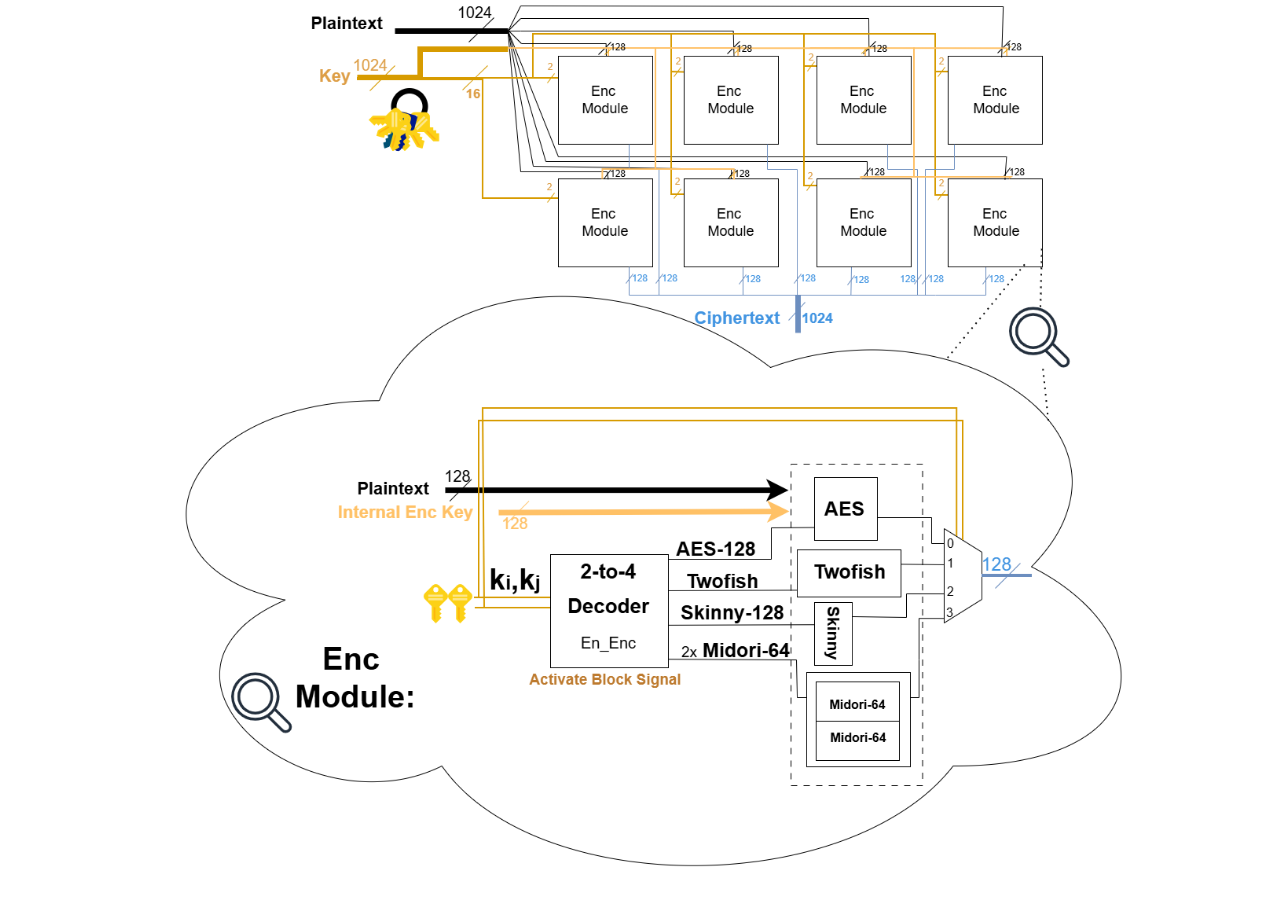
<file: schematic_block_diagram.html>
<!DOCTYPE html>
<html>
  <head>
    <meta charset="utf-8">
    <title>Schematic Block Diagram</title>
    <meta name="viewport" content="width=device-width, initial-scale=1" />
    <style>
      html, body {
        margin: 0;
        padding: 0;
        width: 100%;
        height: 100%;
        /* Ensures the background doesn't create unexpected scrollbars */
        overflow: hidden; 
      }

      body {
        /* Points to your root images/ folder */
        background-image: url('images/schematic_block_diagram.drawio.png'); 
        /* Centers the image perfectly */
        background-position: center center; 
        /* Prevents the image from repeating like a tile */
        background-repeat: no-repeat; 
        /* Scales the image dynamically to cover the whole screen */
        background-size: contain; 
        /* Optional fallback color in case the image fails to load */
        background-color: #ffffff; 
      }
    </style>
  </head>
  <body>
    <!-- The page is left completely empty as requested to show only the background -->
  </body>
</html>
</file>
